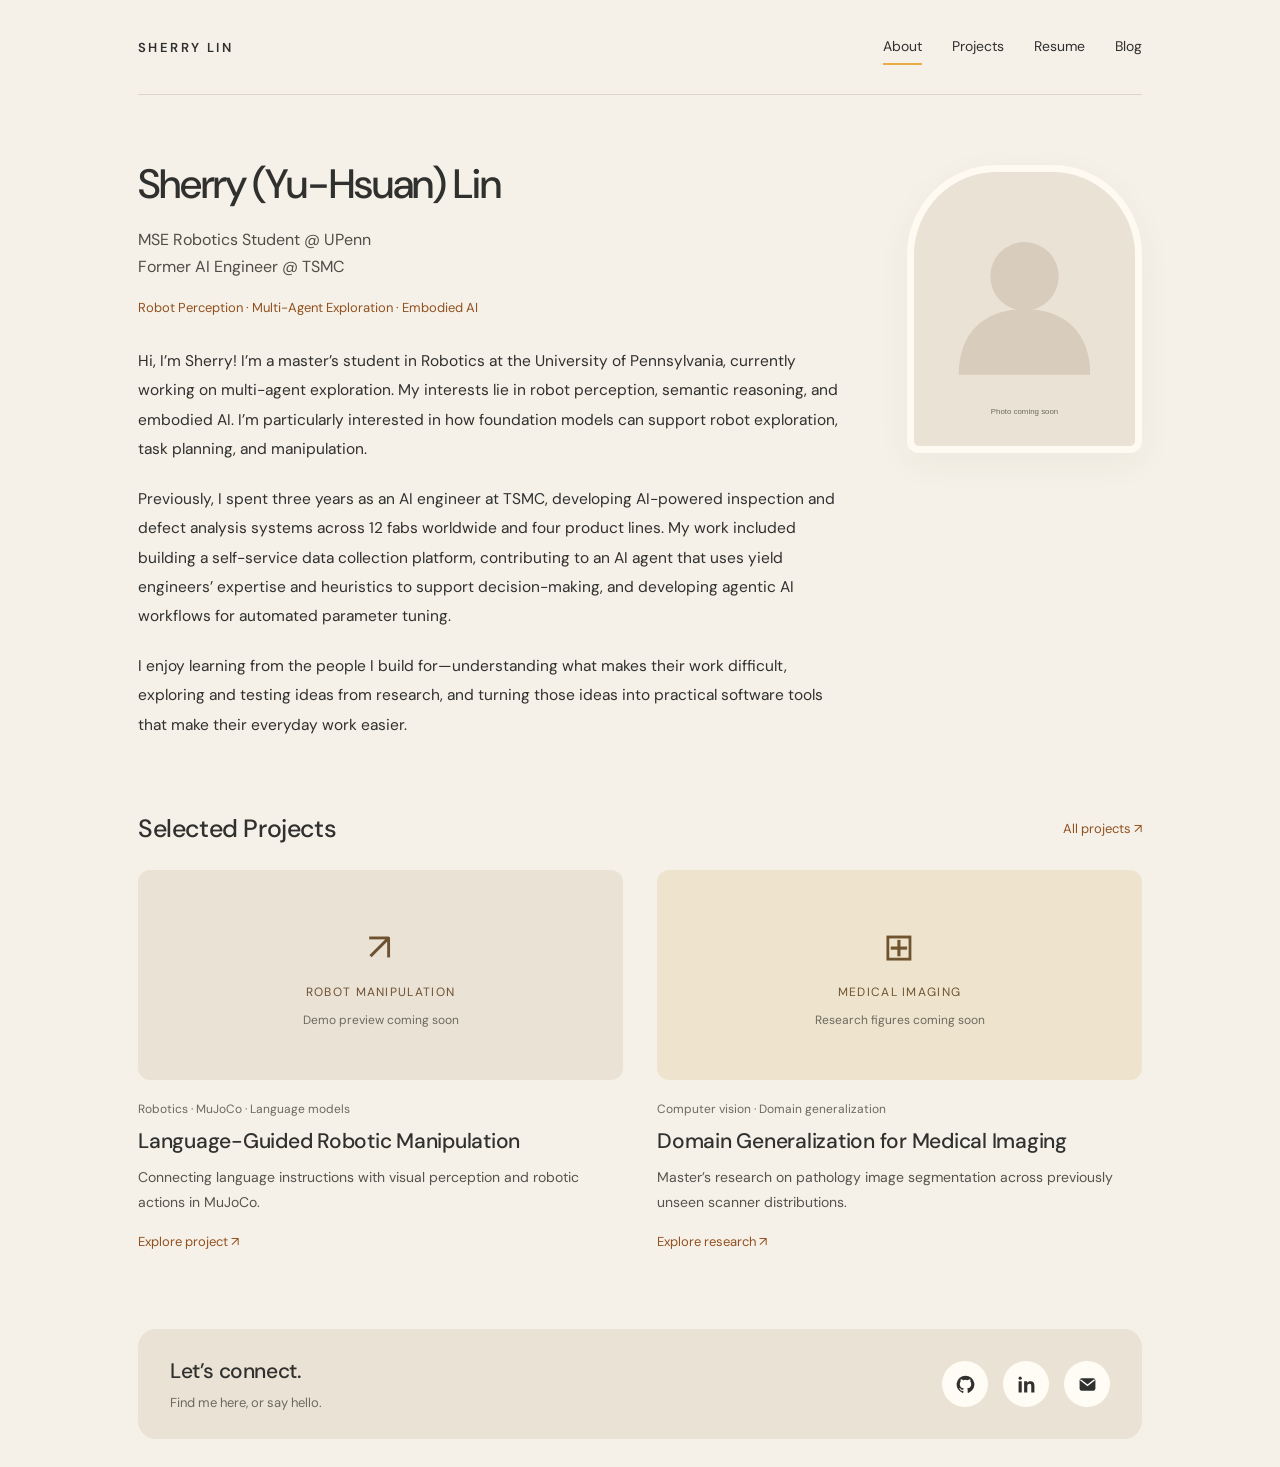
<file: index.html>
<!doctype html>
<html lang="en"><head><meta charset="utf-8"><meta name="viewport" content="width=device-width, initial-scale=1"><meta name="description" content="Sherry Lin — Robotics at UPenn, former AI engineer at TSMC. Projects in robot perception, manipulation, and machine learning."><title>About | Sherry Lin</title><link rel="icon" href="assets/favicon.svg" type="image/svg+xml"><link rel="stylesheet" href="styles.css"></head><body><a class="skip" href="#main">Skip to content</a><div class="shell"><header class="site-header"><a class="wordmark" href="index.html">SHERRY LIN</a><nav aria-label="Main navigation"><a href="index.html" aria-current="page">About</a><a href="projects.html">Projects</a><a href="assets/Sherry_Lin_Resume.pdf" target="_blank" rel="noopener noreferrer">Resume</a><a href="https://medium.com/@sherry.yuhsuan.lin" target="_blank" rel="noopener noreferrer">Blog</a></nav></header><main id="main"><section class="hero"><div class="intro"><h1>Sherry (Yu-Hsuan) Lin</h1><p class="role">MSE Robotics Student @ UPenn<br>Former AI Engineer @ TSMC</p><p class="interests">Robot Perception · Multi-Agent Exploration · Embodied AI</p><div class="bio"><p>Hi, I’m Sherry! I’m a master’s student in Robotics at the University of Pennsylvania, currently working on multi-agent exploration. My interests lie in robot perception, semantic reasoning, and embodied AI. I’m particularly interested in how foundation models can support robot exploration, task planning, and manipulation.</p><p>Previously, I spent three years as an AI engineer at TSMC, developing AI-powered inspection and defect analysis systems across 12 fabs worldwide and four product lines. My work included building a self-service data collection platform, contributing to an AI agent that uses yield engineers’ expertise and heuristics to support decision-making, and developing agentic AI workflows for automated parameter tuning.</p><p>I enjoy learning from the people I build for—understanding what makes their work difficult, exploring and testing ideas from research, and turning those ideas into practical software tools that make their everyday work easier.</p></div></div><div class="portrait"><img src="assets/portrait.svg" width="420" height="520" alt="Portrait placeholder for Sherry Lin"></div></section><section class="selected"><div class="section-heading"><h2>Selected Projects</h2><a class="text-link" href="projects.html">All projects ↗</a></div><div class="project-grid"><article class="project"><a class="project-media" href="robot-manipulation.html" aria-label="View language-guided robotic manipulation"><span class="media-symbol">↗</span><span>ROBOT MANIPULATION</span><small>Demo preview coming soon</small></a><div class="tags">Robotics · MuJoCo · Language models</div><h3><a href="robot-manipulation.html">Language-Guided Robotic Manipulation</a></h3><p>Connecting language instructions with visual perception and robotic actions in MuJoCo.</p><a class="text-link" href="robot-manipulation.html">Explore project <span aria-hidden="true">↗</span></a></article><article class="project"><a class="project-media research-media" href="medical-imaging.html" aria-label="View medical imaging research"><span class="media-symbol">⊞</span><span>MEDICAL IMAGING</span><small>Research figures coming soon</small></a><div class="tags">Computer vision · Domain generalization</div><h3><a href="medical-imaging.html">Domain Generalization for Medical Imaging</a></h3><p>Master’s research on pathology image segmentation across previously unseen scanner distributions.</p><a class="text-link" href="medical-imaging.html">Explore research <span aria-hidden="true">↗</span></a></article></div></section></main><footer><div><h2>Let’s connect.</h2><p>Find me here, or say hello.</p></div><div class="social"><a href="https://github.com/sherry-yuhsuan-lin" aria-label="GitHub" title="GitHub" target="_blank" rel="noopener noreferrer"><svg viewBox="0 0 24 24" aria-hidden="true"><path fill="currentColor" d="M12 .8a11.2 11.2 0 0 0-3.54 21.83c.56.1.77-.24.77-.54v-2.08c-3.13.68-3.79-1.33-3.79-1.33-.51-1.3-1.25-1.65-1.25-1.65-1.02-.7.08-.68.08-.68 1.13.08 1.72 1.16 1.72 1.16 1 1.72 2.63 1.22 3.27.93.1-.73.39-1.22.71-1.5-2.5-.28-5.13-1.25-5.13-5.57 0-1.23.44-2.24 1.16-3.02-.12-.28-.5-1.43.11-2.98 0 0 .95-.3 3.08 1.15a10.7 10.7 0 0 1 5.61 0c2.14-1.45 3.08-1.15 3.08-1.15.61 1.55.23 2.7.11 2.98.73.78 1.16 1.79 1.16 3.02 0 4.33-2.64 5.29-5.15 5.57.4.35.76 1.03.76 2.08v3.07c0 .3.2.65.77.54A11.2 11.2 0 0 0 12 .8Z"/></svg></a><a href="https://www.linkedin.com/in/yu-hsuan-lin-/" aria-label="LinkedIn" title="LinkedIn" target="_blank" rel="noopener noreferrer"><svg viewBox="0 0 24 24" aria-hidden="true"><circle fill="currentColor" cx="4" cy="4" r="2"/><path fill="currentColor" d="M2 8h4v14H2zm7 0h4v2c1-2 3-2.5 5-2 3 .7 4 2.7 4 6v8h-4v-8c0-2-.5-3-2-3s-3 1-3 3v8H9z"/></svg></a><a href="mailto:sherry.yuhsuan.lin@gmail.com" aria-label="Email" title="Email"><svg viewBox="0 0 24 24" aria-hidden="true"><rect x="2" y="4" width="20" height="16" rx="3" fill="currentColor"/><path d="m3 6 9 7 9-7" fill="none" stroke="white" stroke-width="1.7"/></svg></a></div></footer></div></body></html>
</file>
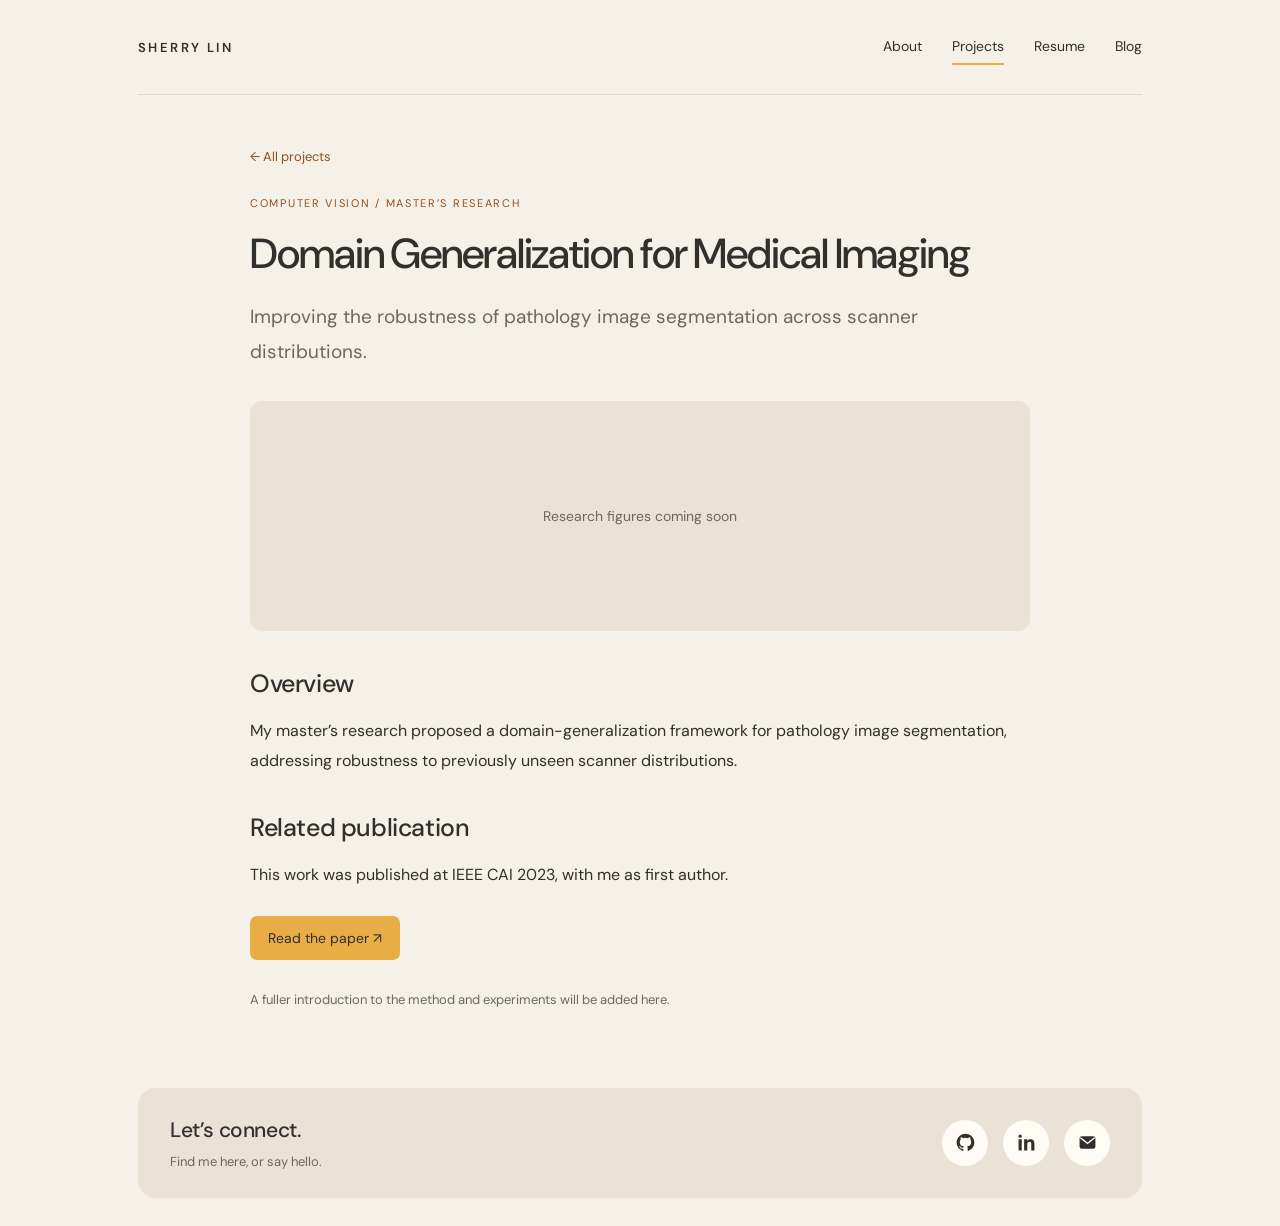
<file: medical-imaging.html>
<!doctype html>
<html lang="en"><head><meta charset="utf-8"><meta name="viewport" content="width=device-width, initial-scale=1"><meta name="description" content="Sherry Lin — Robotics at UPenn, former AI engineer at TSMC. Projects in robot perception, manipulation, and machine learning."><title>Domain Generalization for Medical Imaging | Sherry Lin</title><link rel="icon" href="assets/favicon.svg" type="image/svg+xml"><link rel="stylesheet" href="styles.css"></head><body><a class="skip" href="#main">Skip to content</a><div class="shell"><header class="site-header"><a class="wordmark" href="index.html">SHERRY LIN</a><nav aria-label="Main navigation"><a href="index.html">About</a><a href="projects.html" aria-current="page">Projects</a><a href="assets/Sherry_Lin_Resume.pdf" target="_blank" rel="noopener noreferrer">Resume</a><a href="https://medium.com/@sherry.yuhsuan.lin" target="_blank" rel="noopener noreferrer">Blog</a></nav></header><main id="main"><article class="project-detail"><a class="text-link" href="projects.html">← All projects</a><p class="eyebrow">COMPUTER VISION / MASTER’S RESEARCH</p><h1>Domain Generalization for Medical Imaging</h1><p class="lead">Improving the robustness of pathology image segmentation across scanner distributions.</p><div class="wide-placeholder">Research figures coming soon</div><h2>Overview</h2><p>My master’s research proposed a domain-generalization framework for pathology image segmentation, addressing robustness to previously unseen scanner distributions.</p><h2>Related publication</h2><p>This work was published at IEEE CAI 2023, with me as first author.</p><a class="action" href="https://ieeexplore.ieee.org/abstract/document/10195081" target="_blank" rel="noopener noreferrer">Read the paper ↗</a><p class="coming">A fuller introduction to the method and experiments will be added here.</p></article></main><footer><div><h2>Let’s connect.</h2><p>Find me here, or say hello.</p></div><div class="social"><a href="https://github.com/sherry-yuhsuan-lin" aria-label="GitHub" title="GitHub" target="_blank" rel="noopener noreferrer"><svg viewBox="0 0 24 24" aria-hidden="true"><path fill="currentColor" d="M12 .8a11.2 11.2 0 0 0-3.54 21.83c.56.1.77-.24.77-.54v-2.08c-3.13.68-3.79-1.33-3.79-1.33-.51-1.3-1.25-1.65-1.25-1.65-1.02-.7.08-.68.08-.68 1.13.08 1.72 1.16 1.72 1.16 1 1.72 2.63 1.22 3.27.93.1-.73.39-1.22.71-1.5-2.5-.28-5.13-1.25-5.13-5.57 0-1.23.44-2.24 1.16-3.02-.12-.28-.5-1.43.11-2.98 0 0 .95-.3 3.08 1.15a10.7 10.7 0 0 1 5.61 0c2.14-1.45 3.08-1.15 3.08-1.15.61 1.55.23 2.7.11 2.98.73.78 1.16 1.79 1.16 3.02 0 4.33-2.64 5.29-5.15 5.57.4.35.76 1.03.76 2.08v3.07c0 .3.2.65.77.54A11.2 11.2 0 0 0 12 .8Z"/></svg></a><a href="https://www.linkedin.com/in/yu-hsuan-lin-/" aria-label="LinkedIn" title="LinkedIn" target="_blank" rel="noopener noreferrer"><svg viewBox="0 0 24 24" aria-hidden="true"><circle fill="currentColor" cx="4" cy="4" r="2"/><path fill="currentColor" d="M2 8h4v14H2zm7 0h4v2c1-2 3-2.5 5-2 3 .7 4 2.7 4 6v8h-4v-8c0-2-.5-3-2-3s-3 1-3 3v8H9z"/></svg></a><a href="mailto:sherry.yuhsuan.lin@gmail.com" aria-label="Email" title="Email"><svg viewBox="0 0 24 24" aria-hidden="true"><rect x="2" y="4" width="20" height="16" rx="3" fill="currentColor"/><path d="m3 6 9 7 9-7" fill="none" stroke="white" stroke-width="1.7"/></svg></a></div></footer></div></body></html>
</file>
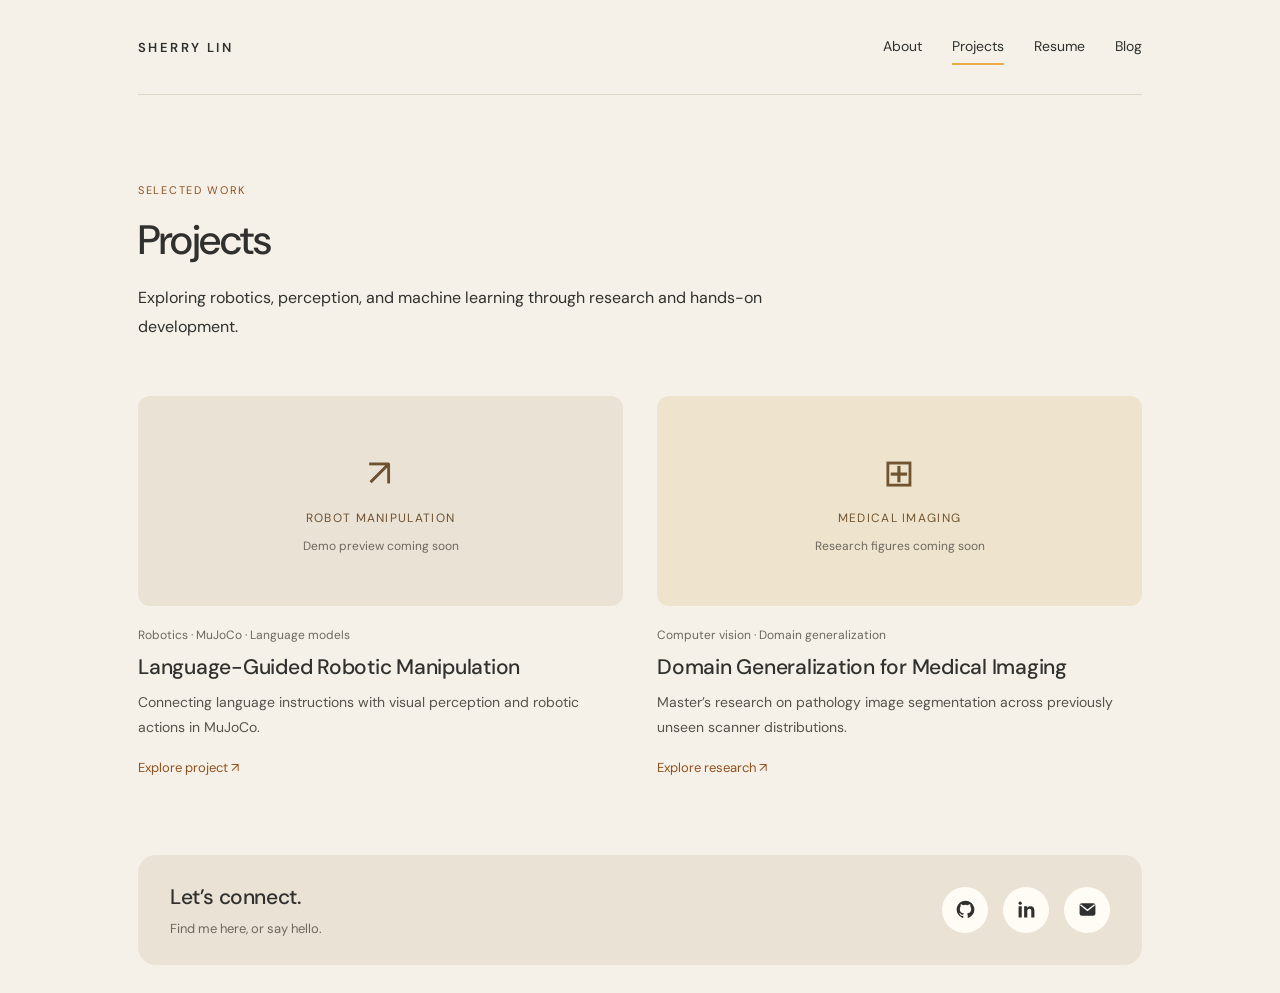
<file: projects.html>
<!doctype html>
<html lang="en"><head><meta charset="utf-8"><meta name="viewport" content="width=device-width, initial-scale=1"><meta name="description" content="Sherry Lin — Robotics at UPenn, former AI engineer at TSMC. Projects in robot perception, manipulation, and machine learning."><title>Projects | Sherry Lin</title><link rel="icon" href="assets/favicon.svg" type="image/svg+xml"><link rel="stylesheet" href="styles.css"></head><body><a class="skip" href="#main">Skip to content</a><div class="shell"><header class="site-header"><a class="wordmark" href="index.html">SHERRY LIN</a><nav aria-label="Main navigation"><a href="index.html">About</a><a href="projects.html" aria-current="page">Projects</a><a href="assets/Sherry_Lin_Resume.pdf" target="_blank" rel="noopener noreferrer">Resume</a><a href="https://medium.com/@sherry.yuhsuan.lin" target="_blank" rel="noopener noreferrer">Blog</a></nav></header><main id="main"><section class="page-intro"><p class="eyebrow">SELECTED WORK</p><h1>Projects</h1><p>Exploring robotics, perception, and machine learning through research and hands-on development.</p></section><div class="project-grid"><article class="project"><a class="project-media" href="robot-manipulation.html" aria-label="View language-guided robotic manipulation"><span class="media-symbol">↗</span><span>ROBOT MANIPULATION</span><small>Demo preview coming soon</small></a><div class="tags">Robotics · MuJoCo · Language models</div><h3><a href="robot-manipulation.html">Language-Guided Robotic Manipulation</a></h3><p>Connecting language instructions with visual perception and robotic actions in MuJoCo.</p><a class="text-link" href="robot-manipulation.html">Explore project <span aria-hidden="true">↗</span></a></article><article class="project"><a class="project-media research-media" href="medical-imaging.html" aria-label="View medical imaging research"><span class="media-symbol">⊞</span><span>MEDICAL IMAGING</span><small>Research figures coming soon</small></a><div class="tags">Computer vision · Domain generalization</div><h3><a href="medical-imaging.html">Domain Generalization for Medical Imaging</a></h3><p>Master’s research on pathology image segmentation across previously unseen scanner distributions.</p><a class="text-link" href="medical-imaging.html">Explore research <span aria-hidden="true">↗</span></a></article></div></main><footer><div><h2>Let’s connect.</h2><p>Find me here, or say hello.</p></div><div class="social"><a href="https://github.com/sherry-yuhsuan-lin" aria-label="GitHub" title="GitHub" target="_blank" rel="noopener noreferrer"><svg viewBox="0 0 24 24" aria-hidden="true"><path fill="currentColor" d="M12 .8a11.2 11.2 0 0 0-3.54 21.83c.56.1.77-.24.77-.54v-2.08c-3.13.68-3.79-1.33-3.79-1.33-.51-1.3-1.25-1.65-1.25-1.65-1.02-.7.08-.68.08-.68 1.13.08 1.72 1.16 1.72 1.16 1 1.72 2.63 1.22 3.27.93.1-.73.39-1.22.71-1.5-2.5-.28-5.13-1.25-5.13-5.57 0-1.23.44-2.24 1.16-3.02-.12-.28-.5-1.43.11-2.98 0 0 .95-.3 3.08 1.15a10.7 10.7 0 0 1 5.61 0c2.14-1.45 3.08-1.15 3.08-1.15.61 1.55.23 2.7.11 2.98.73.78 1.16 1.79 1.16 3.02 0 4.33-2.64 5.29-5.15 5.57.4.35.76 1.03.76 2.08v3.07c0 .3.2.65.77.54A11.2 11.2 0 0 0 12 .8Z"/></svg></a><a href="https://www.linkedin.com/in/yu-hsuan-lin-/" aria-label="LinkedIn" title="LinkedIn" target="_blank" rel="noopener noreferrer"><svg viewBox="0 0 24 24" aria-hidden="true"><circle fill="currentColor" cx="4" cy="4" r="2"/><path fill="currentColor" d="M2 8h4v14H2zm7 0h4v2c1-2 3-2.5 5-2 3 .7 4 2.7 4 6v8h-4v-8c0-2-.5-3-2-3s-3 1-3 3v8H9z"/></svg></a><a href="mailto:sherry.yuhsuan.lin@gmail.com" aria-label="Email" title="Email"><svg viewBox="0 0 24 24" aria-hidden="true"><rect x="2" y="4" width="20" height="16" rx="3" fill="currentColor"/><path d="m3 6 9 7 9-7" fill="none" stroke="white" stroke-width="1.7"/></svg></a></div></footer></div></body></html>
</file>
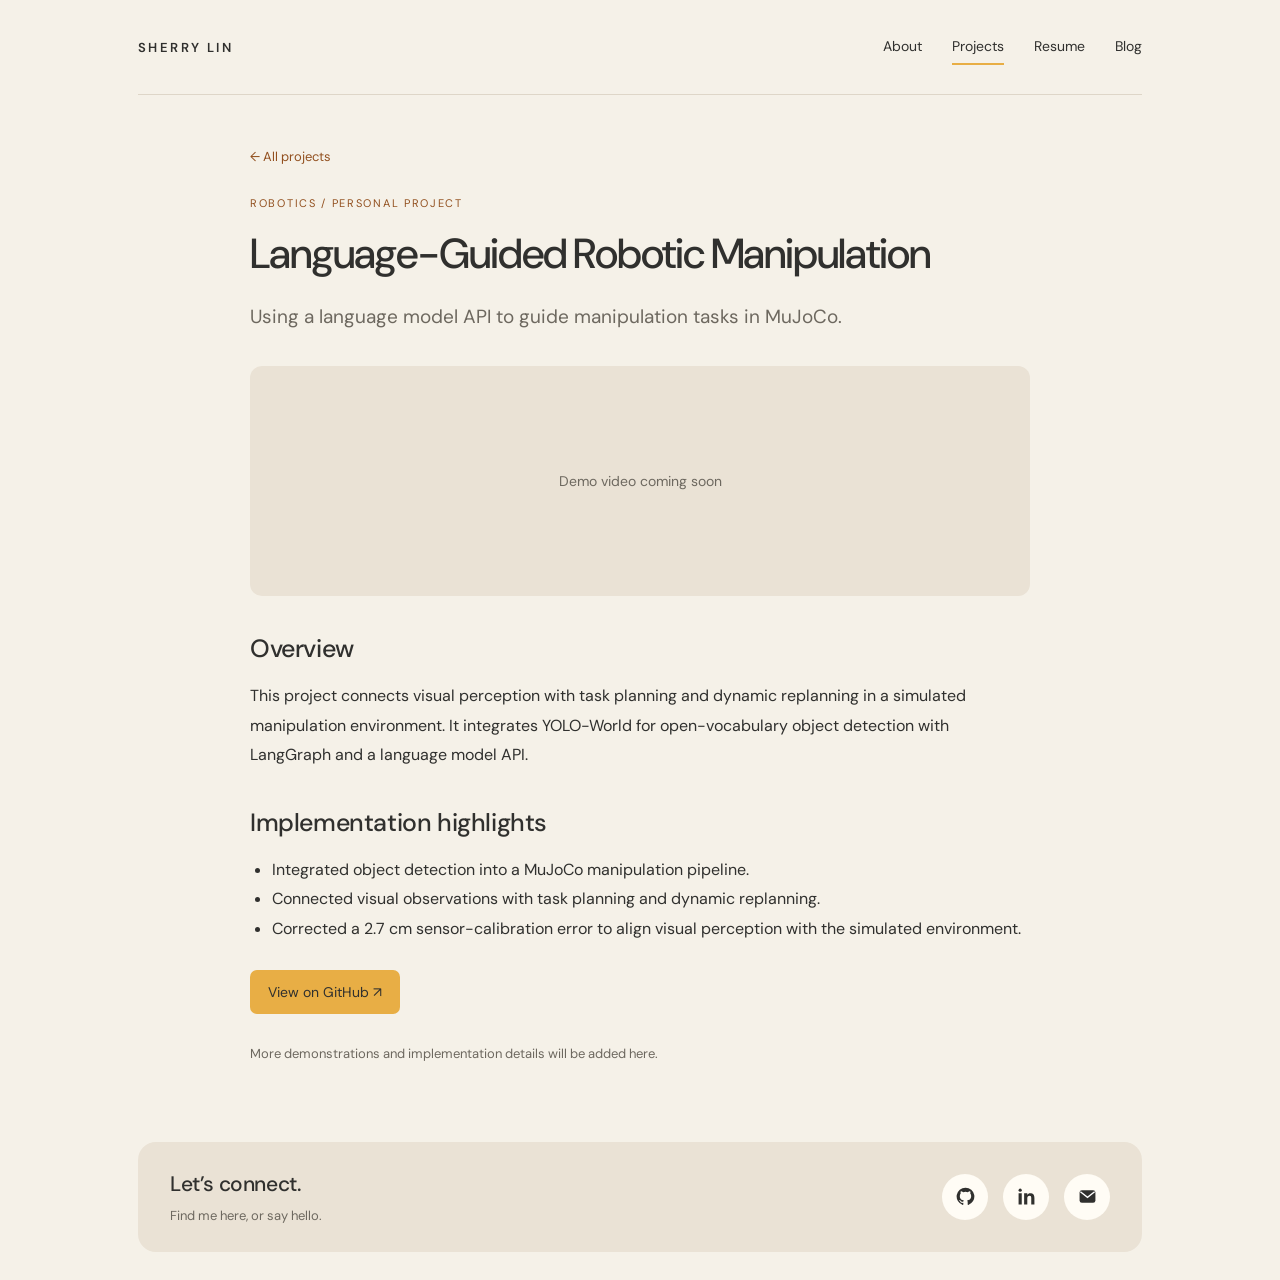
<file: robot-manipulation.html>
<!doctype html>
<html lang="en"><head><meta charset="utf-8"><meta name="viewport" content="width=device-width, initial-scale=1"><meta name="description" content="Sherry Lin — Robotics at UPenn, former AI engineer at TSMC. Projects in robot perception, manipulation, and machine learning."><title>Language-Guided Robotic Manipulation | Sherry Lin</title><link rel="icon" href="assets/favicon.svg" type="image/svg+xml"><link rel="stylesheet" href="styles.css"></head><body><a class="skip" href="#main">Skip to content</a><div class="shell"><header class="site-header"><a class="wordmark" href="index.html">SHERRY LIN</a><nav aria-label="Main navigation"><a href="index.html">About</a><a href="projects.html" aria-current="page">Projects</a><a href="assets/Sherry_Lin_Resume.pdf" target="_blank" rel="noopener noreferrer">Resume</a><a href="https://medium.com/@sherry.yuhsuan.lin" target="_blank" rel="noopener noreferrer">Blog</a></nav></header><main id="main"><article class="project-detail"><a class="text-link" href="projects.html">← All projects</a><p class="eyebrow">ROBOTICS / PERSONAL PROJECT</p><h1>Language-Guided Robotic Manipulation</h1><p class="lead">Using a language model API to guide manipulation tasks in MuJoCo.</p><div class="wide-placeholder">Demo video coming soon</div><h2>Overview</h2><p>This project connects visual perception with task planning and dynamic replanning in a simulated manipulation environment. It integrates YOLO-World for open-vocabulary object detection with LangGraph and a language model API.</p><h2>Implementation highlights</h2><ul><li>Integrated object detection into a MuJoCo manipulation pipeline.</li><li>Connected visual observations with task planning and dynamic replanning.</li><li>Corrected a 2.7 cm sensor-calibration error to align visual perception with the simulated environment.</li></ul><a class="action" href="https://github.com/sherry-yuhsuan-lin/llm-robot-agent" target="_blank" rel="noopener noreferrer">View on GitHub ↗</a><p class="coming">More demonstrations and implementation details will be added here.</p></article></main><footer><div><h2>Let’s connect.</h2><p>Find me here, or say hello.</p></div><div class="social"><a href="https://github.com/sherry-yuhsuan-lin" aria-label="GitHub" title="GitHub" target="_blank" rel="noopener noreferrer"><svg viewBox="0 0 24 24" aria-hidden="true"><path fill="currentColor" d="M12 .8a11.2 11.2 0 0 0-3.54 21.83c.56.1.77-.24.77-.54v-2.08c-3.13.68-3.79-1.33-3.79-1.33-.51-1.3-1.25-1.65-1.25-1.65-1.02-.7.08-.68.08-.68 1.13.08 1.72 1.16 1.72 1.16 1 1.72 2.63 1.22 3.27.93.1-.73.39-1.22.71-1.5-2.5-.28-5.13-1.25-5.13-5.57 0-1.23.44-2.24 1.16-3.02-.12-.28-.5-1.43.11-2.98 0 0 .95-.3 3.08 1.15a10.7 10.7 0 0 1 5.61 0c2.14-1.45 3.08-1.15 3.08-1.15.61 1.55.23 2.7.11 2.98.73.78 1.16 1.79 1.16 3.02 0 4.33-2.64 5.29-5.15 5.57.4.35.76 1.03.76 2.08v3.07c0 .3.2.65.77.54A11.2 11.2 0 0 0 12 .8Z"/></svg></a><a href="https://www.linkedin.com/in/yu-hsuan-lin-/" aria-label="LinkedIn" title="LinkedIn" target="_blank" rel="noopener noreferrer"><svg viewBox="0 0 24 24" aria-hidden="true"><circle fill="currentColor" cx="4" cy="4" r="2"/><path fill="currentColor" d="M2 8h4v14H2zm7 0h4v2c1-2 3-2.5 5-2 3 .7 4 2.7 4 6v8h-4v-8c0-2-.5-3-2-3s-3 1-3 3v8H9z"/></svg></a><a href="mailto:sherry.yuhsuan.lin@gmail.com" aria-label="Email" title="Email"><svg viewBox="0 0 24 24" aria-hidden="true"><rect x="2" y="4" width="20" height="16" rx="3" fill="currentColor"/><path d="m3 6 9 7 9-7" fill="none" stroke="white" stroke-width="1.7"/></svg></a></div></footer></div></body></html>
</file>
<file: styles.css>
@import url('https://fonts.googleapis.com/css2?family=DM+Sans:wght@400;500;600;700&display=swap');
:root{--paper:#fafaf7;--ink:#283135;--muted:#67716d;--line:#e3e5de;--accent:#762b8c;--green:#376356;--media:#eef1eb}*{box-sizing:border-box}body{margin:0;background:var(--paper);color:var(--ink);font-family:Arial,Helvetica,sans-serif;-webkit-font-smoothing:antialiased}a{color:inherit;text-decoration:none}a:hover{color:var(--accent)}a:focus-visible{outline:3px solid var(--accent);outline-offset:5px}a,button{-webkit-tap-highlight-color:transparent}.shell{max-width:1100px;margin:auto;padding:0 48px}.site-header{display:flex;justify-content:space-between;align-items:center;gap:28px;padding:29px 0;border-bottom:1px solid var(--line)}.wordmark{font-size:13px;font-weight:700;letter-spacing:2px}nav{display:flex;gap:30px;font-size:14px}nav a{padding:8px 0;border-bottom:2px solid transparent}nav a[aria-current]{border-color:var(--green);color:var(--green)}.hero{display:grid;grid-template-columns:minmax(0,1fr) 235px;gap:56px;padding-top:65px;align-items:start}h1{font-size:40px;font-weight:500;letter-spacing:-1.3px;line-height:1.15;margin:0 0 17px}.role{font-size:16px;line-height:1.7;margin:0}.interests{font-size:13px;line-height:1.8;color:var(--green);margin:15px 0 28px}.bio p{font-size:15px;line-height:1.85;margin:0 0 20px}.portrait{padding-top:5px}.portrait img{width:100%;height:auto;display:block;border-radius:6px}.selected{margin-top:52px}.section-heading{display:flex;justify-content:space-between;align-items:center;gap:20px;margin-bottom:25px}h2{font-size:25px;letter-spacing:-.5px;font-weight:500;margin:0}.project-grid{display:grid;grid-template-columns:1fr 1fr;gap:34px}.project-media{display:flex;min-height:210px;flex-direction:column;justify-content:center;align-items:center;gap:12px;background:var(--media);border-radius:5px;color:var(--green);font-size:12px;letter-spacing:1.3px}.project-media small{font-size:12px;letter-spacing:0;color:var(--muted)}.media-symbol{font-size:38px;font-weight:400}.research-media{background:#f1edf3;color:#755d80}.tags{font-size:12px;line-height:1.6;color:var(--muted);margin-top:20px}h3{font-size:21px;line-height:1.4;font-weight:500;margin:8px 0}.project p{font-size:14px;line-height:1.8;margin:0 0 15px;color:#525e5a}.text-link{font-size:13px;color:var(--green);line-height:1.7}footer{margin-top:76px;padding:32px 0 42px;border-top:1px solid var(--line);display:flex;justify-content:space-between;align-items:center;gap:25px}footer h2{font-size:21px}footer p{font-size:13px;color:var(--muted);margin:9px 0 0}.social{display:flex;gap:15px}.social a{width:46px;height:46px;display:grid;place-items:center;background:#fff;border-radius:50%;color:var(--accent);transition:transform .15s,box-shadow .15s}.social a:hover{transform:translateY(-3px);box-shadow:0 5px 16px #762b8c18}.social svg{width:19px;height:19px}.page-intro{padding:60px 0 38px;max-width:640px}.page-intro p,.project-detail p,.project-detail li{font-size:16px;line-height:1.85}.eyebrow{font-size:11px!important;letter-spacing:1.7px;color:var(--green);margin:25px 0 16px}.project-detail{max-width:780px;margin:50px auto 0}.project-detail h1{font-size:42px}.project-detail h2{margin-top:36px}.project-detail .lead{color:var(--muted);font-size:19px}.wide-placeholder{min-height:230px;display:grid;place-items:center;text-align:center;background:var(--media);color:var(--muted);border-radius:6px;margin:32px 0;font-size:14px}.project-detail ul{padding-left:22px}.action{display:inline-block;padding:13px 18px;margin-top:10px;border-radius:4px;background:var(--green);color:#fff;font-size:14px}.action:hover{background:#284b40;color:white}.project-detail .coming{color:var(--muted);font-size:13px;margin-top:28px}.skip{position:absolute;left:20px;top:-100px;padding:12px;background:white;z-index:10}.skip:focus{top:10px}@media(max-width:760px){.shell{padding:0 24px}.hero{grid-template-columns:minmax(0,1fr) 165px;gap:28px}h1{font-size:32px}.role{font-size:14px}.project-grid{gap:24px}.project-media{min-height:170px}}@media(max-width:560px){.site-header{align-items:flex-start;flex-direction:column;gap:14px;padding:24px 0 18px}nav{gap:25px}.hero{display:flex;flex-direction:column;padding-top:36px;gap:20px}.portrait{order:-1;width:132px}.portrait img{aspect-ratio:1;object-fit:cover}.bio p{font-size:15px}.project-grid{grid-template-columns:1fr;gap:35px}.selected{margin-top:35px}h1,.project-detail h1{font-size:32px}.section-heading h2{font-size:23px}footer{margin-top:50px;align-items:flex-start;flex-direction:column}.project-detail{margin-top:30px}.wide-placeholder{min-height:180px}.page-intro{padding-top:36px}}@media(prefers-reduced-motion:reduce){*{transition:none!important}}

/* Warm editorial typography and a soft, tinted background. */
:root{--paper:#f5f0e8;--ink:#343035;--muted:#756e73;--line:#ded4d2;--accent:#79418c;--green:#71577c;--media:#e8e5ed}
body{font-family:'DM Sans','Avenir Next',Avenir,Arial,sans-serif;background:radial-gradient(ellipse at 95% 0%,#eae1ef 0,transparent 48%),var(--paper)}
h1,h2,h3{font-family:'DM Sans','Avenir Next',Avenir,Arial,sans-serif}
h1{font-weight:500;letter-spacing:-1.1px;font-size:41px;line-height:1.2}
h2{font-weight:500;letter-spacing:-.4px}h3{font-weight:500;letter-spacing:-.25px}
.wordmark{font-weight:600;letter-spacing:2.4px}.role{color:#5d515f}.bio p{font-size:15.5px;line-height:1.9}
.portrait img{border-radius:90px 90px 12px 12px;border:7px solid #fffcf7;box-shadow:0 10px 35px #6352670c}
.project-media{background:#e7e4ed;border-radius:12px;color:#705579}.research-media{background:#eadfd8;color:#8a655d}
footer{background:#eee5ed;border:0;border-radius:18px;padding:28px 32px;margin-bottom:28px}.social a{background:#fffcfa}
.wide-placeholder{background:#e8e1eb;border-radius:12px}.action{border-radius:7px}
@media(max-width:760px){h1{font-size:34px}}
@media(max-width:560px){h1,.project-detail h1{font-size:32px}footer{padding:25px}.bio p{font-size:15px}}

/* Warm beige, charcoal and amber palette; typography and geometry unchanged. */
:root{--paper:#f5f1e8;--ink:#30302e;--muted:#6d685f;--line:#ded6c8;--accent:#92501f;--green:#92501f;--media:#eae2d5}
body{background:var(--paper)}
.role{color:#514d46}
nav a[aria-current]{color:var(--ink);border-color:#e8ae45}
.portrait img{border-color:#fffaf1;box-shadow:0 10px 35px #5541280c}
.project-media{background:#eae2d5;color:#6d5131}
.research-media{background:#eee4ce;color:#70542f}
.project p{color:#57534c}
footer{background:#eae2d5}
.social a{background:#fffcf5;color:#30302e}
.social a:hover{background:#e8ae45;color:#30302e;box-shadow:0 5px 16px #92501f18}
.wide-placeholder{background:#eae2d5}
.action{background:#e8ae45;color:#30302e}
.action:hover{background:#d99b30;color:#30302e}
</file>
